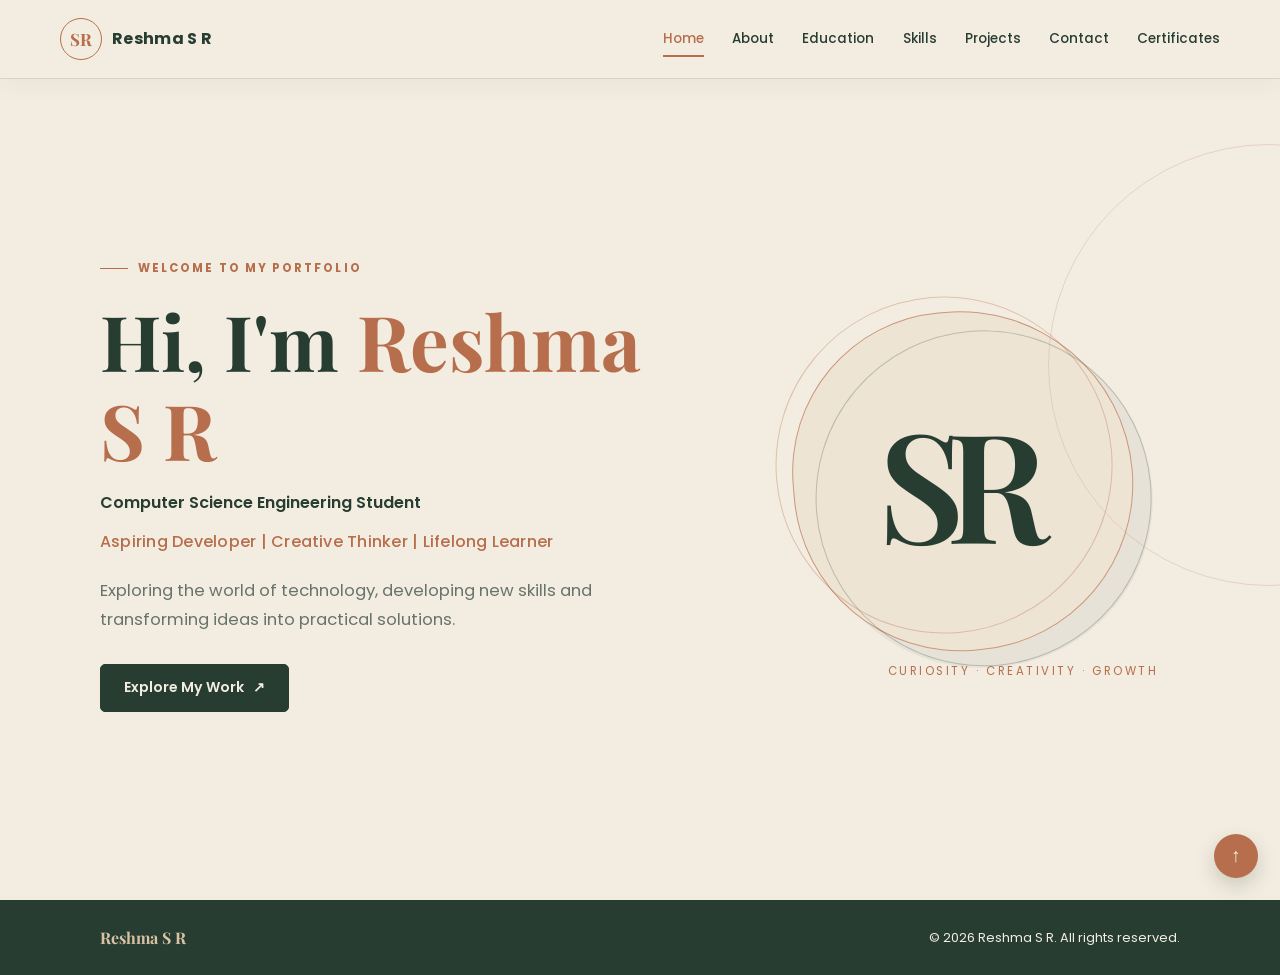
<file: index.html>
<!DOCTYPE html>
<html lang="en">
<head>
  <meta charset="UTF-8">
  <meta name="viewport" content="width=device-width, initial-scale=1.0">
  <meta name="description" content="Personal portfolio of Reshma S R, Computer Science Engineering student.">
  <title>Reshma S R | Aspiring Developer</title>
  <link rel="stylesheet" href="style.css">
</head>
<body>

<a id="top"></a>
<header class="site-header">
  <div class="nav-wrap">
    <a class="brand" href="index.html" aria-label="Reshma S R home">
      <span class="brand-mark">SR</span><span>Reshma S R</span>
    </a>
    <input class="menu-toggle" type="checkbox" id="menu-toggle" aria-label="Toggle navigation">
    <label class="menu-icon" for="menu-toggle" aria-label="Open navigation menu">
      <span></span><span></span><span></span>
    </label>
    <nav class="nav-links" aria-label="Main navigation">
      <a href="index.html" class="active" aria-current="page">Home</a>
<a href="about.html" class="" >About</a>
<a href="education.html" class="" >Education</a>
<a href="skills.html" class="" >Skills</a>
<a href="projects.html" class="" >Projects</a>
<a href="contact.html" class="" >Contact</a>
<a href="certificates.html" class="" >Certificates</a>
    </nav>
  </div>
</header>

<main>

<section class="hero">
  <div class="container hero-grid">
    <div class="hero-copy">
      <span class="eyebrow">Welcome to my portfolio</span>
      <h1>Hi, I'm <span>Reshma S R</span></h1>
      <p class="hero-role">Computer Science Engineering Student</p>
      <p class="hero-tagline">Aspiring Developer | Creative Thinker | Lifelong Learner</p>
      <p class="lead">Exploring the world of technology, developing new skills and transforming ideas into practical solutions.</p>
      <div class="btn-row">
        <a class="btn" href="projects.html">Explore My Work <span aria-hidden="true">↗</span></a>
      </div>
    </div>
    <div class="monogram-wrap" aria-label="Decorative SR monogram">
      <div class="monogram"><span>SR</span></div>
      <div class="monogram-caption">Curiosity · Creativity · Growth</div>
    </div>
  </div>
</section>

</main>

<footer class="site-footer">
  <div class="container footer-inner">
    <strong>Reshma S R</strong>
    <span>© 2026 Reshma S R. All rights reserved.</span>
  </div>
</footer>
<a class="back-top" href="#top" aria-label="Back to top" title="Back to top">↑</a>

</body>
</html>
</file>
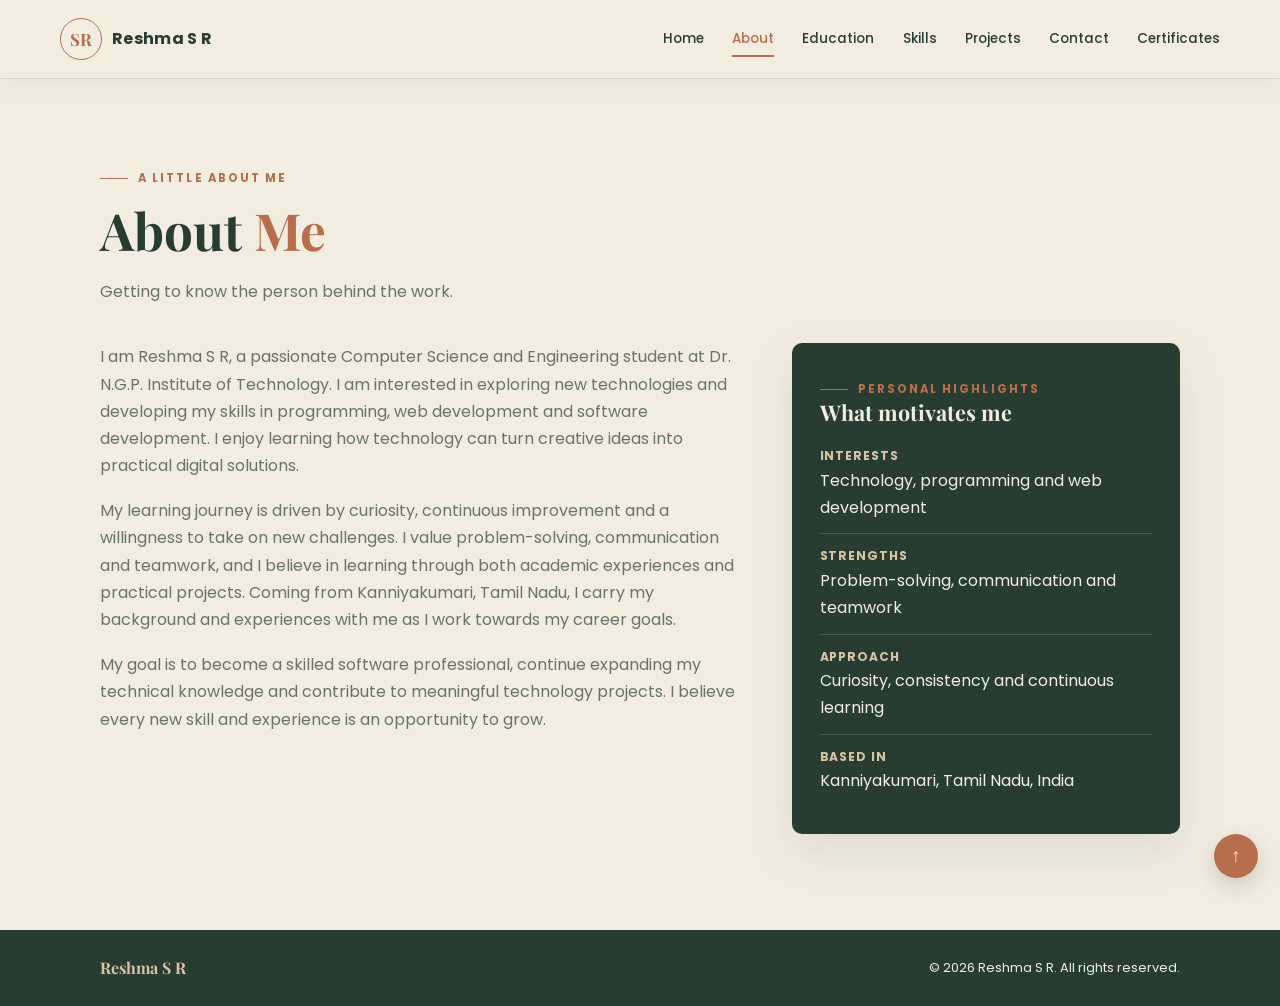
<file: about.html>
<!DOCTYPE html>
<html lang="en">
<head>
  <meta charset="UTF-8">
  <meta name="viewport" content="width=device-width, initial-scale=1.0">
  <meta name="description" content="Personal portfolio of Reshma S R, Computer Science Engineering student.">
  <title>About | Reshma S R</title>
  <link rel="stylesheet" href="style.css">
</head>
<body>

<a id="top"></a>
<header class="site-header">
  <div class="nav-wrap">
    <a class="brand" href="index.html" aria-label="Reshma S R home">
      <span class="brand-mark">SR</span><span>Reshma S R</span>
    </a>
    <input class="menu-toggle" type="checkbox" id="menu-toggle" aria-label="Toggle navigation">
    <label class="menu-icon" for="menu-toggle" aria-label="Open navigation menu">
      <span></span><span></span><span></span>
    </label>
    <nav class="nav-links" aria-label="Main navigation">
      <a href="index.html" class="" >Home</a>
<a href="about.html" class="active" aria-current="page">About</a>
<a href="education.html" class="" >Education</a>
<a href="skills.html" class="" >Skills</a>
<a href="projects.html" class="" >Projects</a>
<a href="contact.html" class="" >Contact</a>
<a href="certificates.html" class="" >Certificates</a>
    </nav>
  </div>
</header>

<main>

<section class="page-section">
  <div class="container">
    <div class="section-heading">
      <span class="eyebrow">A little about me</span>
      <h2>About <span class="accent">Me</span></h2>
      <p>Getting to know the person behind the work.</p>
    </div>
    <div class="content-grid">
      <div class="prose">
        <p>I am Reshma S R, a passionate Computer Science and Engineering student at Dr. N.G.P. Institute of Technology. I am interested in exploring new technologies and developing my skills in programming, web development and software development. I enjoy learning how technology can turn creative ideas into practical digital solutions.</p>
        <p>My learning journey is driven by curiosity, continuous improvement and a willingness to take on new challenges. I value problem-solving, communication and teamwork, and I believe in learning through both academic experiences and practical projects. Coming from Kanniyakumari, Tamil Nadu, I carry my background and experiences with me as I work towards my career goals.</p>
        <p>My goal is to become a skilled software professional, continue expanding my technical knowledge and contribute to meaningful technology projects. I believe every new skill and experience is an opportunity to grow.</p>
      </div>
      <aside class="highlight-panel">
        <span class="eyebrow">Personal highlights</span>
        <h3>What motivates me</h3>
        <ul class="highlight-list">
          <li><strong>Interests</strong>Technology, programming and web development</li>
          <li><strong>Strengths</strong>Problem-solving, communication and teamwork</li>
          <li><strong>Approach</strong>Curiosity, consistency and continuous learning</li>
          <li><strong>Based in</strong>Kanniyakumari, Tamil Nadu, India</li>
        </ul>
      </aside>
    </div>
  </div>
</section>

</main>

<footer class="site-footer">
  <div class="container footer-inner">
    <strong>Reshma S R</strong>
    <span>© 2026 Reshma S R. All rights reserved.</span>
  </div>
</footer>
<a class="back-top" href="#top" aria-label="Back to top" title="Back to top">↑</a>

</body>
</html>
</file>
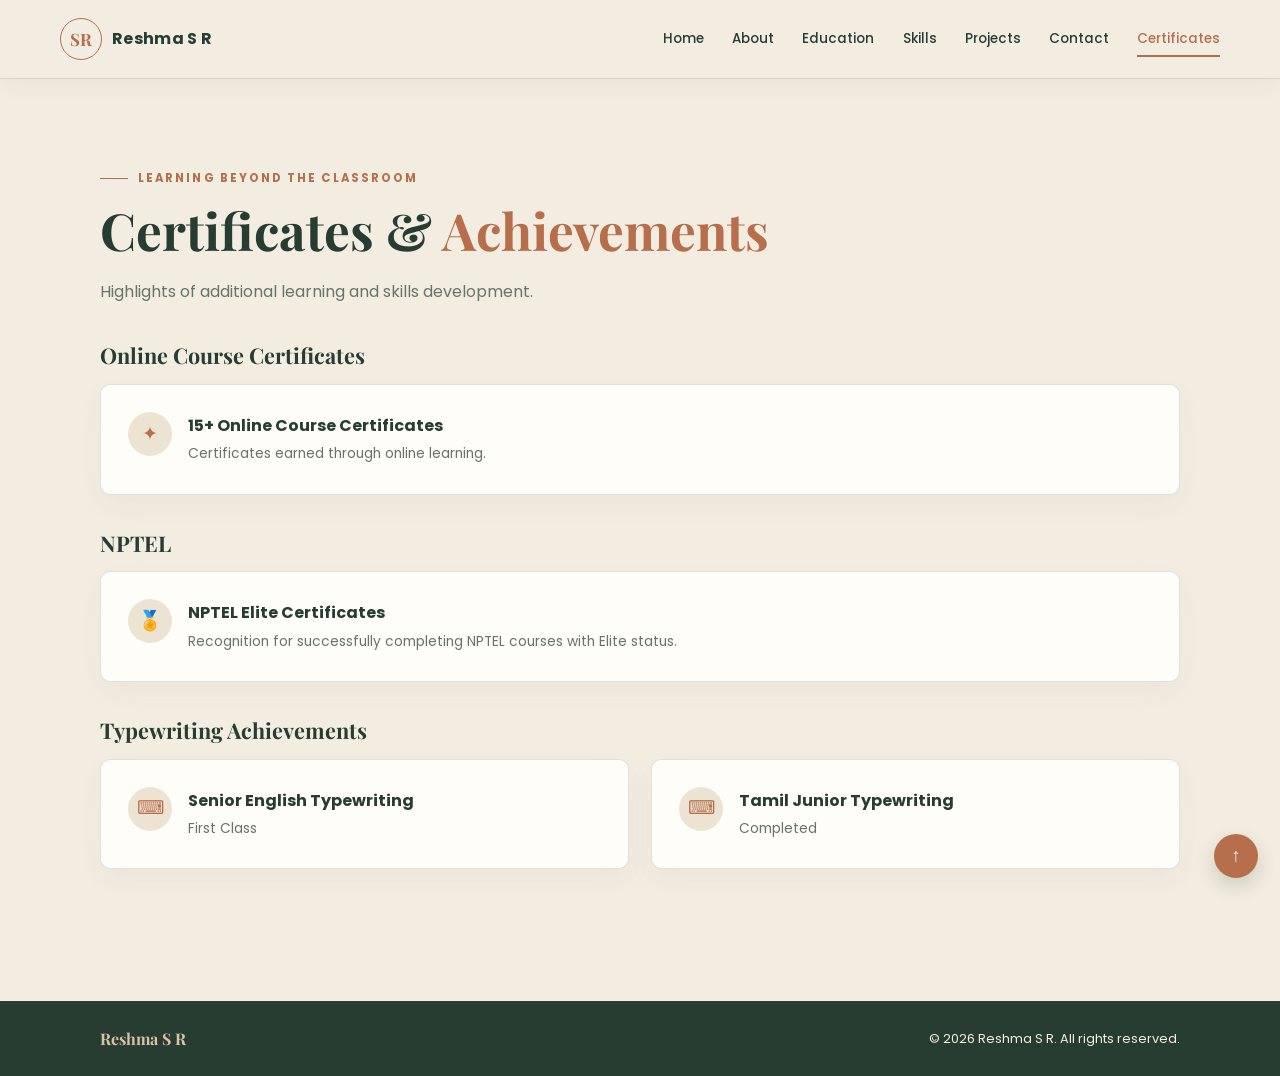
<file: certificates.html>
<!DOCTYPE html>
<html lang="en">
<head>
  <meta charset="UTF-8">
  <meta name="viewport" content="width=device-width, initial-scale=1.0">
  <meta name="description" content="Personal portfolio of Reshma S R, Computer Science Engineering student.">
  <title>Certificates | Reshma S R</title>
  <link rel="stylesheet" href="style.css">
</head>
<body>

<a id="top"></a>
<header class="site-header">
  <div class="nav-wrap">
    <a class="brand" href="index.html" aria-label="Reshma S R home">
      <span class="brand-mark">SR</span><span>Reshma S R</span>
    </a>
    <input class="menu-toggle" type="checkbox" id="menu-toggle" aria-label="Toggle navigation">
    <label class="menu-icon" for="menu-toggle" aria-label="Open navigation menu">
      <span></span><span></span><span></span>
    </label>
    <nav class="nav-links" aria-label="Main navigation">
      <a href="index.html" class="" >Home</a>
<a href="about.html" class="" >About</a>
<a href="education.html" class="" >Education</a>
<a href="skills.html" class="" >Skills</a>
<a href="projects.html" class="" >Projects</a>
<a href="contact.html" class="" >Contact</a>
<a href="certificates.html" class="active" aria-current="page">Certificates</a>
    </nav>
  </div>
</header>

<main>

<section class="page-section">
  <div class="container">
    <div class="section-heading">
      <span class="eyebrow">Learning beyond the classroom</span>
      <h2>Certificates & <span class="accent">Achievements</span></h2>
      <p>Highlights of additional learning and skills development.</p>
    </div>
    <div class="certificate-group">
      <h3>Online Course Certificates</h3>
      <article class="card certificate-card">
        <div class="certificate-icon" aria-hidden="true">✦</div>
        <div><strong>15+ Online Course Certificates</strong><span>Certificates earned through online learning.</span></div>
      </article>
    </div>
    <div class="certificate-group">
      <h3>NPTEL</h3>
      <article class="card certificate-card">
        <div class="certificate-icon" aria-hidden="true">🏅</div>
        <div><strong>NPTEL Elite Certificates</strong><span>Recognition for successfully completing NPTEL courses with Elite status.</span></div>
      </article>
    </div>
    <div class="certificate-group">
      <h3>Typewriting Achievements</h3>
      <div class="card-grid">
        <article class="card certificate-card">
          <div class="certificate-icon" aria-hidden="true">⌨</div>
          <div><strong>Senior English Typewriting</strong><span>First Class</span></div>
        </article>
        <article class="card certificate-card">
          <div class="certificate-icon" aria-hidden="true">⌨</div>
          <div><strong>Tamil Junior Typewriting</strong><span>Completed</span></div>
        </article>
      </div>
    </div>
  </div>
</section>

</main>

<footer class="site-footer">
  <div class="container footer-inner">
    <strong>Reshma S R</strong>
    <span>© 2026 Reshma S R. All rights reserved.</span>
  </div>
</footer>
<a class="back-top" href="#top" aria-label="Back to top" title="Back to top">↑</a>

</body>
</html>
</file>
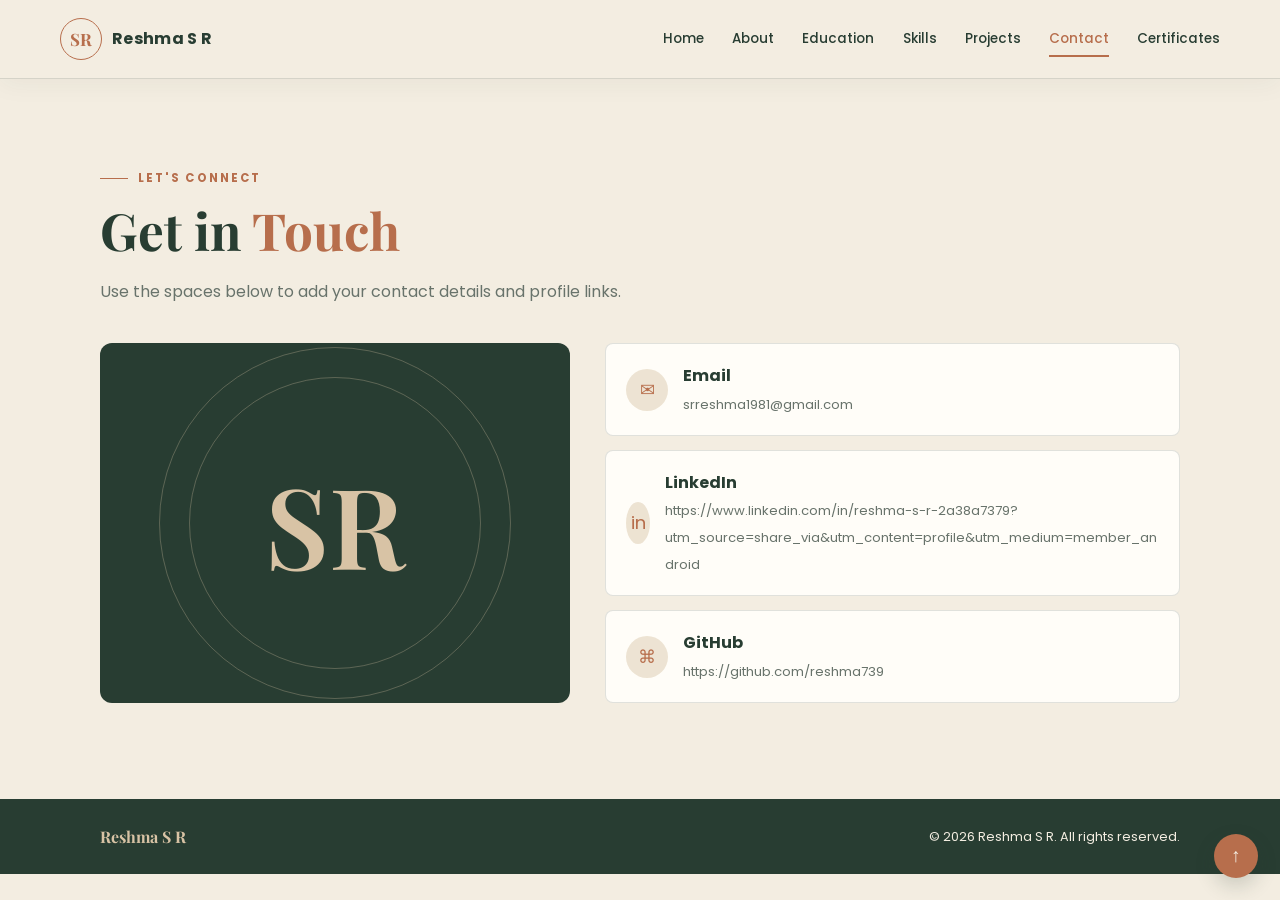
<file: contact.html>
<!DOCTYPE html>
<html lang="en">
<head>
  <meta charset="UTF-8">
  <meta name="viewport" content="width=device-width, initial-scale=1.0">
  <meta name="description" content="Personal portfolio of Reshma S R, Computer Science Engineering student.">
  <title>Contact | Reshma S R</title>
  <link rel="stylesheet" href="style.css">
</head>
<body>

<a id="top"></a>
<header class="site-header">
  <div class="nav-wrap">
    <a class="brand" href="index.html" aria-label="Reshma S R home">
      <span class="brand-mark">SR</span><span>Reshma S R</span>
    </a>
    <input class="menu-toggle" type="checkbox" id="menu-toggle" aria-label="Toggle navigation">
    <label class="menu-icon" for="menu-toggle" aria-label="Open navigation menu">
      <span></span><span></span><span></span>
    </label>
    <nav class="nav-links" aria-label="Main navigation">
      <a href="index.html" class="" >Home</a>
<a href="about.html" class="" >About</a>
<a href="education.html" class="" >Education</a>
<a href="skills.html" class="" >Skills</a>
<a href="projects.html" class="" >Projects</a>
<a href="contact.html" class="active" aria-current="page">Contact</a>
<a href="certificates.html" class="" >Certificates</a>
    </nav>
  </div>
</header>

<main>

<section class="page-section">
  <div class="container">
    <div class="section-heading">
      <span class="eyebrow">Let's connect</span>
      <h2>Get in <span class="accent">Touch</span></h2>
      <p>Use the spaces below to add your contact details and profile links.</p>
    </div>
    <div class="contact-grid">
      <div class="contact-monogram" aria-label="SR monogram"><span>SR</span></div>
      <div class="contact-links">
        <div class="contact-item">
          <span class="contact-symbol" aria-hidden="true">✉</span>
          <div><strong>Email</strong><span>srreshma1981@gmail.com</span></div>
        </div>
        <div class="contact-item">
          <span class="contact-symbol" aria-hidden="true">in</span>
          <div><strong>LinkedIn</strong><span>https://www.linkedin.com/in/reshma-s-r-2a38a7379?utm_source=share_via&utm_content=profile&utm_medium=member_android</span></div>
        </div>
        <div class="contact-item">
          <span class="contact-symbol" aria-hidden="true">⌘</span>
          <div><strong>GitHub</strong><span>https://github.com/reshma739</span></div>
        </div>
      </div>
    </div>
  </div>
</section>

</main>

<footer class="site-footer">
  <div class="container footer-inner">
    <strong>Reshma S R</strong>
    <span>© 2026 Reshma S R. All rights reserved.</span>
  </div>
</footer>
<a class="back-top" href="#top" aria-label="Back to top" title="Back to top">↑</a>

</body>
</html>
</file>
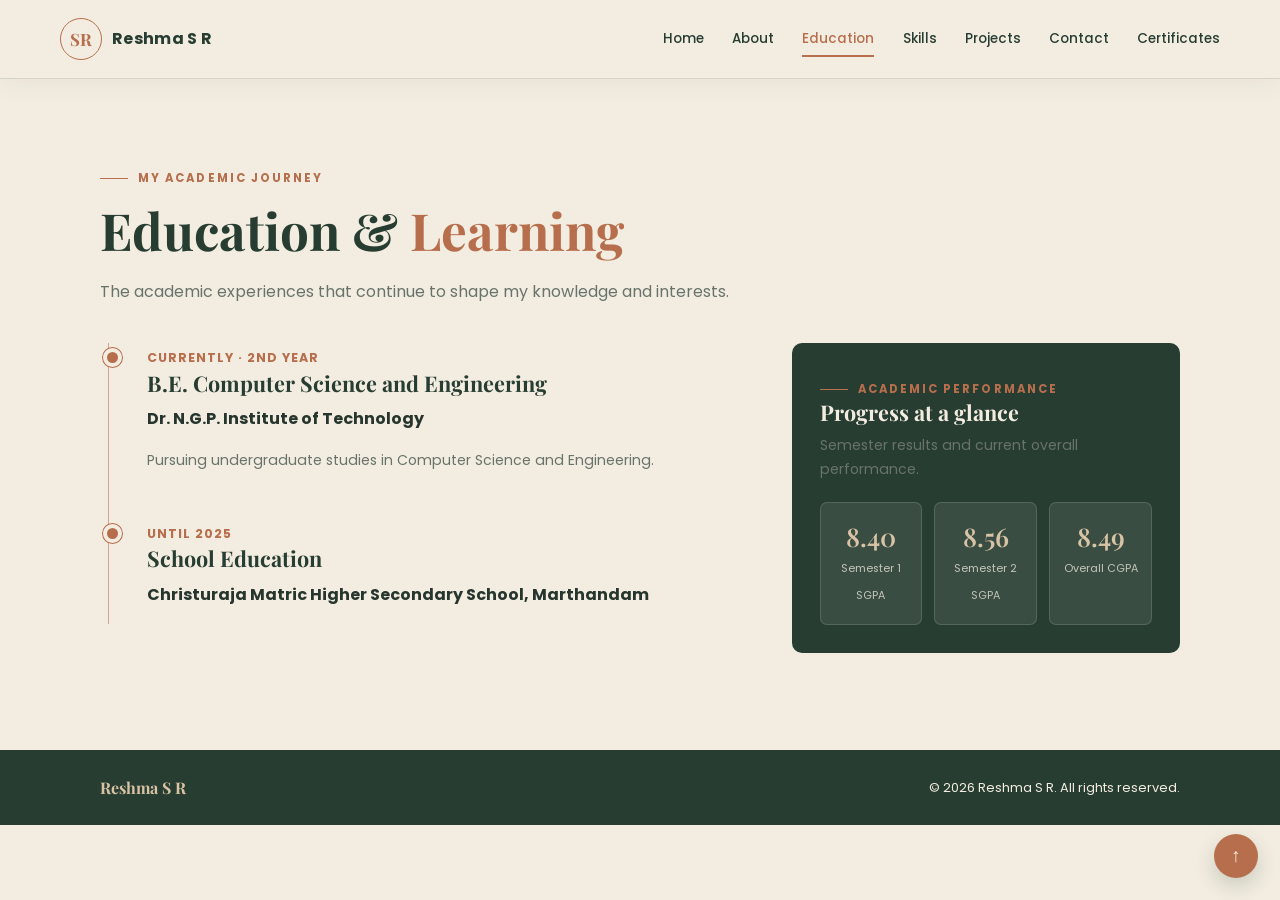
<file: education.html>
<!DOCTYPE html>
<html lang="en">
<head>
  <meta charset="UTF-8">
  <meta name="viewport" content="width=device-width, initial-scale=1.0">
  <meta name="description" content="Personal portfolio of Reshma S R, Computer Science Engineering student.">
  <title>Education | Reshma S R</title>
  <link rel="stylesheet" href="style.css">
</head>
<body>

<a id="top"></a>
<header class="site-header">
  <div class="nav-wrap">
    <a class="brand" href="index.html" aria-label="Reshma S R home">
      <span class="brand-mark">SR</span><span>Reshma S R</span>
    </a>
    <input class="menu-toggle" type="checkbox" id="menu-toggle" aria-label="Toggle navigation">
    <label class="menu-icon" for="menu-toggle" aria-label="Open navigation menu">
      <span></span><span></span><span></span>
    </label>
    <nav class="nav-links" aria-label="Main navigation">
      <a href="index.html" class="" >Home</a>
<a href="about.html" class="" >About</a>
<a href="education.html" class="active" aria-current="page">Education</a>
<a href="skills.html" class="" >Skills</a>
<a href="projects.html" class="" >Projects</a>
<a href="contact.html" class="" >Contact</a>
<a href="certificates.html" class="" >Certificates</a>
    </nav>
  </div>
</header>

<main>

<section class="page-section">
  <div class="container">
    <div class="section-heading">
      <span class="eyebrow">My academic journey</span>
      <h2>Education & <span class="accent">Learning</span></h2>
      <p>The academic experiences that continue to shape my knowledge and interests.</p>
    </div>
    <div class="content-grid">
      <div class="timeline">
        <article class="timeline-item">
          <span class="date">CURRENTLY · 2ND YEAR</span>
          <h3>B.E. Computer Science and Engineering</h3>
          <p><strong>Dr. N.G.P. Institute of Technology</strong></p>
          <p class="muted small">Pursuing undergraduate studies in Computer Science and Engineering.</p>
        </article>
        <article class="timeline-item">
          <span class="date">UNTIL 2025</span>
          <h3>School Education</h3>
          <p><strong>Christuraja Matric Higher Secondary School, Marthandam</strong></p>
        </article>
      </div>
      <aside class="performance">
        <span class="eyebrow">Academic performance</span>
        <h3>Progress at a glance</h3>
        <p class="muted small">Semester results and current overall performance.</p>
        <div class="score-grid">
          <div class="score"><div><strong>8.40</strong><span>Semester 1 SGPA</span></div></div>
          <div class="score"><div><strong>8.56</strong><span>Semester 2 SGPA</span></div></div>
          <div class="score"><div><strong>8.49</strong><span>Overall CGPA</span></div></div>
        </div>
      </aside>
    </div>
  </div>
</section>

</main>

<footer class="site-footer">
  <div class="container footer-inner">
    <strong>Reshma S R</strong>
    <span>© 2026 Reshma S R. All rights reserved.</span>
  </div>
</footer>
<a class="back-top" href="#top" aria-label="Back to top" title="Back to top">↑</a>

</body>
</html>
</file>
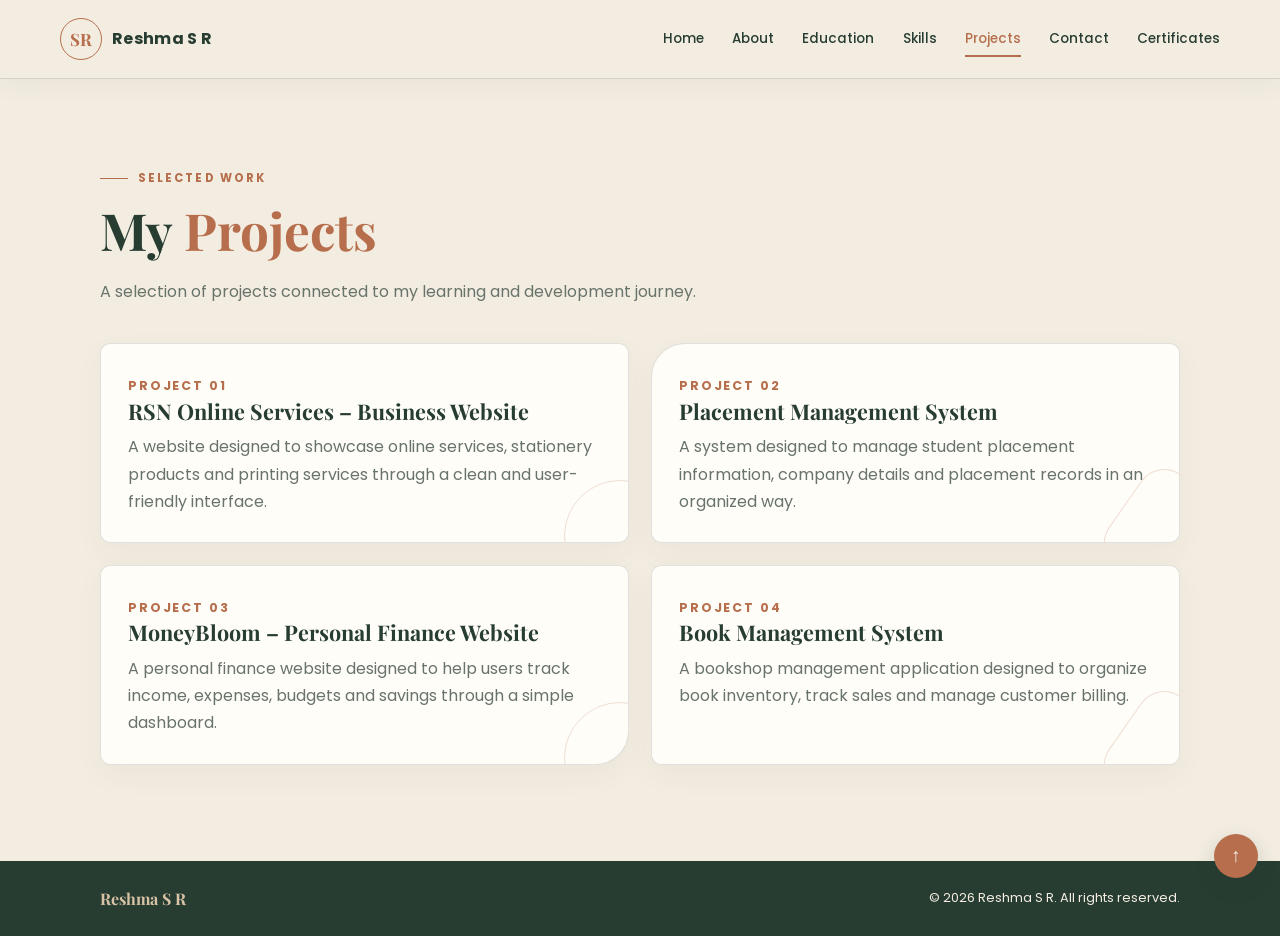
<file: projects.html>
<!DOCTYPE html>
<html lang="en">
<head>
  <meta charset="UTF-8">
  <meta name="viewport" content="width=device-width, initial-scale=1.0">
  <meta name="description" content="Personal portfolio of Reshma S R, Computer Science Engineering student.">
  <title>Projects | Reshma S R</title>
  <link rel="stylesheet" href="style.css">
</head>
<body>

<a id="top"></a>
<header class="site-header">
  <div class="nav-wrap">
    <a class="brand" href="index.html" aria-label="Reshma S R home">
      <span class="brand-mark">SR</span><span>Reshma S R</span>
    </a>
    <input class="menu-toggle" type="checkbox" id="menu-toggle" aria-label="Toggle navigation">
    <label class="menu-icon" for="menu-toggle" aria-label="Open navigation menu">
      <span></span><span></span><span></span>
    </label>
    <nav class="nav-links" aria-label="Main navigation">
      <a href="index.html" class="" >Home</a>
<a href="about.html" class="" >About</a>
<a href="education.html" class="" >Education</a>
<a href="skills.html" class="" >Skills</a>
<a href="projects.html" class="active" aria-current="page">Projects</a>
<a href="contact.html" class="" >Contact</a>
<a href="certificates.html" class="" >Certificates</a>
    </nav>
  </div>
</header>

<main>

<section class="page-section">
  <div class="container">
    <div class="section-heading">
      <span class="eyebrow">Selected work</span>
      <h2>My <span class="accent">Projects</span></h2>
      <p>A selection of projects connected to my learning and development journey.</p>
    </div>
    <div class="card-grid"><article class="card project-card"><span class="card-number">PROJECT 01</span><h3>RSN Online Services – Business Website</h3><p>A website designed to showcase online services, stationery products and printing services through a clean and user-friendly interface.</p></article><article class="card project-card"><span class="card-number">PROJECT 02</span><h3>Placement Management System</h3><p>A system designed to manage student placement information, company details and placement records in an organized way.</p></article><article class="card project-card"><span class="card-number">PROJECT 03</span><h3>MoneyBloom – Personal Finance Website</h3><p>A personal finance website designed to help users track income, expenses, budgets and savings through a simple dashboard.</p></article><article class="card project-card"><span class="card-number">PROJECT 04</span><h3>Book Management System</h3><p>A bookshop management application designed to organize book inventory, track sales and manage customer billing.</p></article></div>
  </div>
</section>

</main>

<footer class="site-footer">
  <div class="container footer-inner">
    <strong>Reshma S R</strong>
    <span>© 2026 Reshma S R. All rights reserved.</span>
  </div>
</footer>
<a class="back-top" href="#top" aria-label="Back to top" title="Back to top">↑</a>

</body>
</html>
</file>
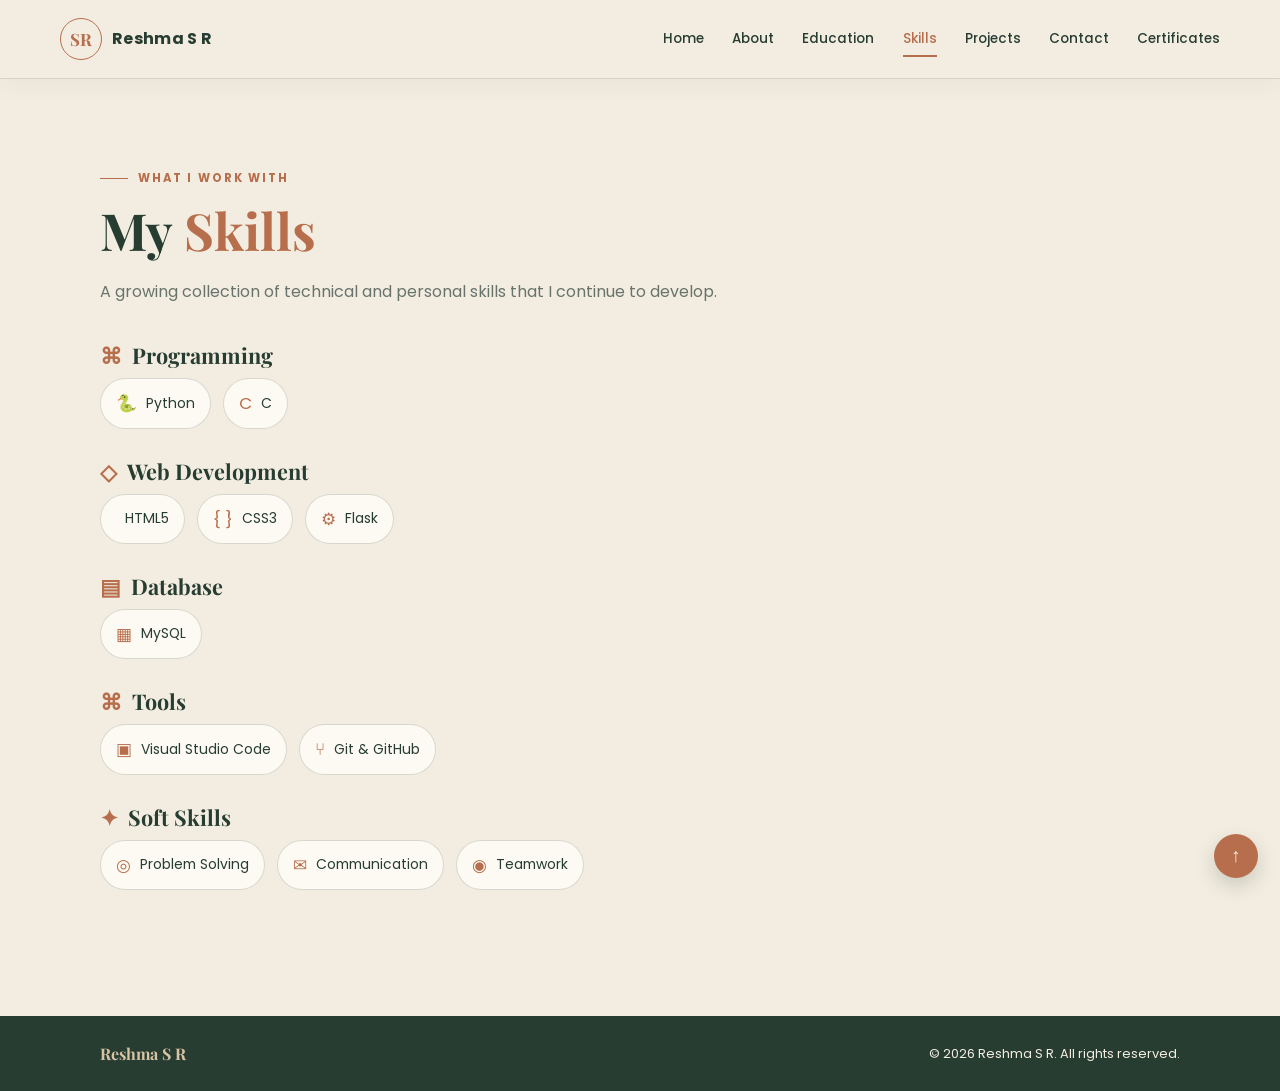
<file: skills.html>
<!DOCTYPE html>
<html lang="en">
<head>
  <meta charset="UTF-8">
  <meta name="viewport" content="width=device-width, initial-scale=1.0">
  <meta name="description" content="Personal portfolio of Reshma S R, Computer Science Engineering student.">
  <title>Skills | Reshma S R</title>
  <link rel="stylesheet" href="style.css">
</head>
<body>

<a id="top"></a>
<header class="site-header">
  <div class="nav-wrap">
    <a class="brand" href="index.html" aria-label="Reshma S R home">
      <span class="brand-mark">SR</span><span>Reshma S R</span>
    </a>
    <input class="menu-toggle" type="checkbox" id="menu-toggle" aria-label="Toggle navigation">
    <label class="menu-icon" for="menu-toggle" aria-label="Open navigation menu">
      <span></span><span></span><span></span>
    </label>
    <nav class="nav-links" aria-label="Main navigation">
      <a href="index.html" class="" >Home</a>
<a href="about.html" class="" >About</a>
<a href="education.html" class="" >Education</a>
<a href="skills.html" class="active" aria-current="page">Skills</a>
<a href="projects.html" class="" >Projects</a>
<a href="contact.html" class="" >Contact</a>
<a href="certificates.html" class="" >Certificates</a>
    </nav>
  </div>
</header>

<main>

<section class="page-section">
  <div class="container">
    <div class="section-heading">
      <span class="eyebrow">What I work with</span>
      <h2>My <span class="accent">Skills</span></h2>
      <p>A growing collection of technical and personal skills that I continue to develop.</p>
    </div>
    <div class="skill-category"><h3><span class="accent">⌘</span>Programming</h3><div class="skill-list"><span class="skill"><span class="skill-icon" aria-hidden="true">🐍</span>Python</span><span class="skill"><span class="skill-icon" aria-hidden="true">C</span>C</span></div></div><div class="skill-category"><h3><span class="accent">◇</span>Web Development</h3><div class="skill-list"><span class="skill"><span class="skill-icon" aria-hidden="true"></></span>HTML5</span><span class="skill"><span class="skill-icon" aria-hidden="true">{ }</span>CSS3</span><span class="skill"><span class="skill-icon" aria-hidden="true">⚙</span>Flask</span></div></div><div class="skill-category"><h3><span class="accent">▤</span>Database</h3><div class="skill-list"><span class="skill"><span class="skill-icon" aria-hidden="true">▦</span>MySQL</span></div></div><div class="skill-category"><h3><span class="accent">⌘</span>Tools</h3><div class="skill-list"><span class="skill"><span class="skill-icon" aria-hidden="true">▣</span>Visual Studio Code</span><span class="skill"><span class="skill-icon" aria-hidden="true">⑂</span>Git & GitHub</span></div></div><div class="skill-category"><h3><span class="accent">✦</span>Soft Skills</h3><div class="skill-list"><span class="skill"><span class="skill-icon" aria-hidden="true">◎</span>Problem Solving</span><span class="skill"><span class="skill-icon" aria-hidden="true">✉</span>Communication</span><span class="skill"><span class="skill-icon" aria-hidden="true">◉</span>Teamwork</span></div></div>
  </div>
</section>

</main>

<footer class="site-footer">
  <div class="container footer-inner">
    <strong>Reshma S R</strong>
    <span>© 2026 Reshma S R. All rights reserved.</span>
  </div>
</footer>
<a class="back-top" href="#top" aria-label="Back to top" title="Back to top">↑</a>

</body>
</html>
</file>
<file: style.css>
@import url('https://fonts.googleapis.com/css2?family=Playfair+Display:wght@500;600;700&family=Poppins:wght@300;400;500;600;700&display=swap');

:root {
  --forest: #283D32;
  --beige: #D8C3A5;
  --cream: #F3EDE1;
  --terra: #B76E4C;
  --ink: #26352D;
  --muted: #68736B;
  --white: #fffdf8;
  --line: rgba(40, 61, 50, .14);
  --shadow: 0 18px 45px rgba(40, 61, 50, .10);
  --serif: 'Playfair Display', Georgia, serif;
  --sans: 'Poppins', Arial, sans-serif;
}

* { box-sizing: border-box; }
html { scroll-behavior: smooth; }
body {
  margin: 0;
  background: var(--cream);
  color: var(--ink);
  font-family: var(--sans);
  line-height: 1.7;
}
a { color: inherit; text-decoration: none; }
button, a { -webkit-tap-highlight-color: transparent; }
img { max-width: 100%; }
#top { position: absolute; top: 0; }

.site-header {
  position: fixed;
  z-index: 1000;
  inset: 0 0 auto;
  background: rgba(243, 237, 225, .96);
  border-bottom: 1px solid var(--line);
  box-shadow: 0 5px 24px rgba(40, 61, 50, .05);
  backdrop-filter: blur(12px);
}
.nav-wrap {
  width: min(1160px, calc(100% - 48px));
  min-height: 78px;
  margin: auto;
  display: flex;
  align-items: center;
  justify-content: space-between;
  gap: 24px;
}
.brand {
  display: inline-flex;
  align-items: center;
  gap: 10px;
  color: var(--forest);
  font-weight: 700;
  letter-spacing: .02em;
  white-space: nowrap;
}
.brand-mark {
  width: 42px; height: 42px;
  display: grid; place-items: center;
  border: 1px solid var(--terra);
  border-radius: 50%;
  font-family: var(--serif);
  font-size: 17px;
  color: var(--terra);
}
.nav-links {
  display: flex;
  align-items: center;
  gap: clamp(13px, 2.2vw, 29px);
  font-size: .84rem;
  font-weight: 500;
}
.nav-links a {
  position: relative;
  padding: 9px 0;
  color: var(--forest);
  transition: color .25s ease;
}
.nav-links a::after {
  content: "";
  position: absolute;
  left: 0; bottom: 2px;
  width: 0; height: 2px;
  background: var(--terra);
  transition: width .25s ease;
}
.nav-links a:hover, .nav-links a:focus-visible { color: var(--terra); }
.nav-links a:hover::after, .nav-links a:focus-visible::after,
.nav-links a.active::after { width: 100%; }
.nav-links a.active { color: var(--terra); }
.menu-toggle, .menu-icon { display: none; }

main { padding-top: 78px; min-height: calc(100vh - 150px); }
.container { width: min(1080px, calc(100% - 48px)); margin: 0 auto; }
.page-section { padding: 82px 0 96px; }
.eyebrow {
  display: inline-flex;
  align-items: center;
  gap: 10px;
  color: var(--terra);
  text-transform: uppercase;
  letter-spacing: .18em;
  font-size: .72rem;
  font-weight: 700;
}
.eyebrow::before { content: ""; width: 28px; height: 1px; background: var(--terra); }
h1, h2, h3, p { margin-top: 0; }
h1, h2, h3 { font-family: var(--serif); color: var(--forest); line-height: 1.15; }
h1 { font-size: clamp(2.7rem, 6vw, 5.1rem); margin: 18px 0 16px; }
h2 { font-size: clamp(2.1rem, 4vw, 3.25rem); margin: 13px 0 18px; }
h3 { font-size: 1.35rem; margin-bottom: 10px; }
.lead { color: var(--muted); font-size: 1.04rem; max-width: 660px; }
.muted { color: var(--muted); }
.small { font-size: .88rem; }
.accent { color: var(--terra); }
.section-heading { margin-bottom: 38px; }
.section-heading p { max-width: 650px; color: var(--muted); }

.btn-row { display: flex; flex-wrap: wrap; gap: 14px; margin-top: 30px; }
.btn {
  display: inline-flex;
  justify-content: center;
  align-items: center;
  gap: 9px;
  min-height: 48px;
  padding: 12px 23px;
  border: 1px solid var(--forest);
  border-radius: 5px;
  background: var(--forest);
  color: var(--cream);
  font: 600 .88rem var(--sans);
  transition: transform .25s ease, background .25s ease, border-color .25s ease, box-shadow .25s ease;
}
.btn:hover, .btn:focus-visible {
  transform: translateY(-3px);
  background: var(--terra);
  border-color: var(--terra);
  box-shadow: 0 10px 22px rgba(183, 110, 76, .2);
}
.btn-outline { background: transparent; color: var(--forest); }
.btn-outline:hover, .btn-outline:focus-visible { color: var(--cream); }

.hero {
  min-height: calc(100vh - 78px);
  display: grid;
  align-items: center;
  overflow: hidden;
  position: relative;
  padding: 70px 0 86px;
}
.hero::before {
  content: "";
  position: absolute;
  width: 440px; height: 440px;
  border: 1px solid rgba(183, 110, 76, .22);
  border-radius: 50%;
  right: -210px; top: 8%;
}
.hero-grid {
  display: grid;
  grid-template-columns: 1.15fr .85fr;
  align-items: center;
  gap: 60px;
  position: relative;
}
.hero-copy { max-width: 650px; }
.hero h1 span { color: var(--terra); }
.hero-role { color: var(--forest); font-weight: 600; margin-bottom: 12px; }
.hero-tagline { color: var(--terra); font-weight: 500; letter-spacing: .015em; }
.hero-copy .lead { margin-top: 22px; }
.monogram-wrap {
  min-height: 430px;
  display: grid;
  place-items: center;
  position: relative;
}
.monogram {
  width: min(340px, 75vw);
  aspect-ratio: 1;
  border: 1px solid rgba(183, 110, 76, .65);
  border-radius: 48% 52% 50% 50%;
  display: grid;
  place-items: center;
  position: relative;
  background: rgba(216, 195, 165, .22);
  box-shadow: 18px 18px 0 rgba(40, 61, 50, .06);
  transform: rotate(-5deg);
  animation: float 6s ease-in-out infinite;
}
.monogram::before, .monogram::after {
  content: "";
  position: absolute;
  border: 1px solid rgba(40, 61, 50, .24);
  border-radius: 50%;
}
.monogram::before { inset: 20px -18px -18px 20px; }
.monogram::after { inset: -17px 18px 18px -17px; border-color: rgba(183, 110, 76, .35); }
.monogram span {
  font: 600 clamp(6rem, 13vw, 9.5rem)/1 var(--serif);
  letter-spacing: -.12em;
  color: var(--forest);
  transform: rotate(5deg);
  padding-right: .12em;
}
.monogram-caption {
  position: absolute;
  bottom: 14px;
  right: 5%;
  color: var(--terra);
  font-size: .72rem;
  letter-spacing: .22em;
  text-transform: uppercase;
}
@keyframes float { 0%,100% { translate: 0 0; } 50% { translate: 0 -12px; } }

.dark-band { background: var(--forest); color: var(--cream); }
.dark-band h2, .dark-band h3 { color: var(--cream); }
.dark-band .muted, .dark-band p { color: rgba(243,237,225,.76); }
.content-grid { display: grid; grid-template-columns: 1.25fr .75fr; gap: 44px; align-items: start; }
.prose p { margin-bottom: 18px; color: var(--muted); }
.highlight-panel {
  padding: 28px;
  border-radius: 10px;
  background: var(--forest);
  color: var(--cream);
  box-shadow: var(--shadow);
}
.highlight-panel h3 { color: var(--cream); }
.highlight-list { list-style: none; margin: 0; padding: 0; }
.highlight-list li { padding: 12px 0; border-bottom: 1px solid rgba(243,237,225,.17); }
.highlight-list li:last-child { border: 0; }
.highlight-list strong { color: var(--beige); display: block; font-size: .76rem; letter-spacing: .08em; text-transform: uppercase; }

.card-grid { display: grid; grid-template-columns: repeat(2, minmax(0, 1fr)); gap: 22px; }
.card {
  background: var(--white);
  border: 1px solid var(--line);
  border-radius: 10px;
  padding: 27px;
  box-shadow: 0 10px 30px rgba(40,61,50,.045);
  transition: transform .3s ease, box-shadow .3s ease, border-color .3s ease;
  position: relative;
  overflow: hidden;
}
.card:hover { transform: translateY(-7px); box-shadow: var(--shadow); border-color: rgba(183,110,76,.45); }
.card p { color: var(--muted); margin-bottom: 0; }
.card-number { color: var(--terra); font-size: .78rem; letter-spacing: .15em; font-weight: 700; }
.project-card:nth-child(2) { border-radius: 34px 10px 10px 10px; }
.project-card:nth-child(3) { border-radius: 10px 10px 34px 10px; }
.project-card::after {
  content: "";
  width: 110px; height: 110px;
  border: 1px solid rgba(183,110,76,.22);
  border-radius: 50%;
  position: absolute; right: -48px; bottom: -50px;
}
.project-card:nth-child(even)::after { border-radius: 28px; transform: rotate(35deg); }

.timeline { position: relative; margin-left: 8px; padding-left: 28px; border-left: 1px solid rgba(183,110,76,.55); }
.timeline-item { position: relative; padding: 0 0 32px 10px; }
.timeline-item:last-child { padding-bottom: 0; }
.timeline-item::before {
  content: "";
  position: absolute; left: -34px; top: 5px;
  width: 11px; height: 11px; border-radius: 50%;
  background: var(--terra); border: 4px solid var(--cream);
  box-shadow: 0 0 0 1px var(--terra);
}
.timeline-item .date { color: var(--terra); font-size: .78rem; font-weight: 700; letter-spacing: .08em; }
.performance {
  padding: 28px;
  border-radius: 10px;
  background: var(--forest);
  color: var(--cream);
}
.performance h3 { color: var(--cream); }
.score-grid { display: grid; grid-template-columns: repeat(3, 1fr); gap: 12px; margin-top: 20px; }
.score {
  background: rgba(243,237,225,.09);
  border: 1px solid rgba(243,237,225,.15);
  padding: 16px 10px;
  border-radius: 7px;
  text-align: center;
}
.score strong { display: block; color: var(--beige); font: 600 1.6rem var(--serif); }
.score span { font-size: .68rem; color: rgba(243,237,225,.75); }

.skill-category { margin-bottom: 30px; }
.skill-category h3 { display: flex; align-items: center; gap: 10px; }
.skill-list { display: flex; flex-wrap: wrap; gap: 12px; }
.skill {
  display: inline-flex; align-items: center; gap: 9px;
  padding: 10px 15px;
  border-radius: 999px;
  border: 1px solid rgba(40,61,50,.18);
  background: rgba(255,253,248,.8);
  color: var(--forest);
  font-size: .87rem;
  transition: transform .25s ease, background .25s ease, border-color .25s ease;
}
.skill:hover { transform: translateY(-4px); background: var(--beige); border-color: var(--terra); }
.skill-icon { color: var(--terra); font-size: 1.05rem; }

.certificate-group { margin-bottom: 36px; }
.certificate-group h3 { margin-bottom: 16px; }
.certificate-card { display: flex; align-items: flex-start; gap: 16px; }
.certificate-icon {
  flex: 0 0 44px; height: 44px; display: grid; place-items: center;
  border-radius: 50%; background: rgba(216,195,165,.45); color: var(--terra); font-size: 1.2rem;
}
.certificate-card strong { display: block; color: var(--forest); }
.certificate-card span { color: var(--muted); font-size: .86rem; }

.contact-grid { display: grid; grid-template-columns: .9fr 1.1fr; gap: 35px; align-items: stretch; }
.contact-monogram {
  background: var(--forest); color: var(--cream); border-radius: 12px;
  min-height: 320px; display: grid; place-items: center; position: relative; overflow: hidden;
}
.contact-monogram::before, .contact-monogram::after {
  content: ""; position: absolute; border: 1px solid rgba(216,195,165,.3); border-radius: 50%;
}
.contact-monogram::before { width: 290px; height: 290px; }
.contact-monogram::after { width: 350px; height: 350px; }
.contact-monogram span { font: 600 7rem var(--serif); color: var(--beige); z-index: 1; }
.contact-links { display: grid; gap: 14px; }
.contact-item {
  background: var(--white); border: 1px solid var(--line); border-radius: 8px;
  padding: 18px 20px; display: flex; align-items: center; gap: 15px;
}
.contact-symbol {
  width: 42px; height: 42px; border-radius: 50%; display: grid; place-items: center;
  background: rgba(216,195,165,.45); color: var(--terra); font-size: 1.15rem;
}
.contact-item strong { display: block; color: var(--forest); }
.contact-item span:last-child { color: var(--muted); font-size: .82rem; overflow-wrap: anywhere; }

.site-footer { background: var(--forest); color: var(--cream); padding: 24px 0; }
.footer-inner { display: flex; justify-content: space-between; align-items: center; gap: 16px; font-size: .8rem; }
.footer-inner strong { font-family: var(--serif); font-size: 1rem; color: var(--beige); }
.back-top {
  position: fixed; right: 22px; bottom: 22px; z-index: 900;
  width: 44px; height: 44px; display: grid; place-items: center;
  border-radius: 50%; background: var(--terra); color: var(--cream);
  box-shadow: 0 8px 20px rgba(40,61,50,.2); font-size: 1.2rem;
  opacity: 1; transform: translateY(0);
  transition: background .25s ease, transform .25s ease;
}
.back-top:hover { background: var(--forest); transform: translateY(-4px); }
/* CSS scroll-driven reveal where supported; otherwise the discreet button remains available. */
@supports (animation-timeline: scroll()) {
  .back-top {
    animation: show-back-top linear both;
    animation-timeline: scroll(root);
    animation-range: 12% 18%;
  }
  @keyframes show-back-top {
    from { opacity: 0; transform: translateY(12px); pointer-events: none; }
    to { opacity: 1; transform: translateY(0); pointer-events: auto; }
  }
}

@media (max-width: 850px) {
  .nav-wrap { width: min(100% - 36px, 700px); min-height: 70px; }
  main { padding-top: 70px; }
  .menu-icon {
    display: flex; width: 42px; height: 42px; border: 1px solid var(--line);
    border-radius: 6px; align-items: center; justify-content: center; flex-direction: column; gap: 5px;
    cursor: pointer; color: var(--forest);
  }
  .menu-icon span { width: 19px; height: 2px; background: currentColor; transition: .25s; }
  .nav-links {
    display: none; position: absolute; top: 70px; left: 0; right: 0;
    background: var(--cream); padding: 14px 24px 22px;
    border-bottom: 1px solid var(--line); box-shadow: 0 14px 20px rgba(40,61,50,.08);
    flex-direction: column; align-items: stretch; gap: 4px;
  }
  .nav-links a { padding: 10px 4px; }
  .menu-toggle:checked ~ .nav-links { display: flex; }
  .menu-toggle:checked + .menu-icon span:nth-child(1) { transform: translateY(7px) rotate(45deg); }
  .menu-toggle:checked + .menu-icon span:nth-child(2) { opacity: 0; }
  .menu-toggle:checked + .menu-icon span:nth-child(3) { transform: translateY(-7px) rotate(-45deg); }
  .hero-grid, .content-grid, .contact-grid { grid-template-columns: 1fr; }
  .hero-grid { gap: 15px; }
  .hero { min-height: auto; padding: 62px 0 72px; }
  .monogram-wrap { min-height: 340px; }
  .monogram { width: 270px; }
  .monogram span { font-size: 7rem; }
  .content-grid { gap: 28px; }
}
@media (max-width: 600px) {
  .container { width: calc(100% - 36px); }
  .page-section { padding: 62px 0 72px; }
  .card-grid { grid-template-columns: 1fr; }
  .score-grid { grid-template-columns: 1fr; }
  .score { display: flex; align-items: center; justify-content: space-between; text-align: left; padding: 12px 16px; }
  .footer-inner { flex-direction: column; text-align: center; }
  .hero h1 { font-size: clamp(2.65rem, 13vw, 4rem); }
  .monogram-wrap { min-height: 300px; }
  .monogram { width: 230px; }
  .monogram span { font-size: 6rem; }
  .back-top { right: 14px; bottom: 14px; }
}
@media (prefers-reduced-motion: reduce) {
  *, *::before, *::after { scroll-behavior: auto !important; animation-duration: .01ms !important; transition-duration: .01ms !important; }
}
</file>
